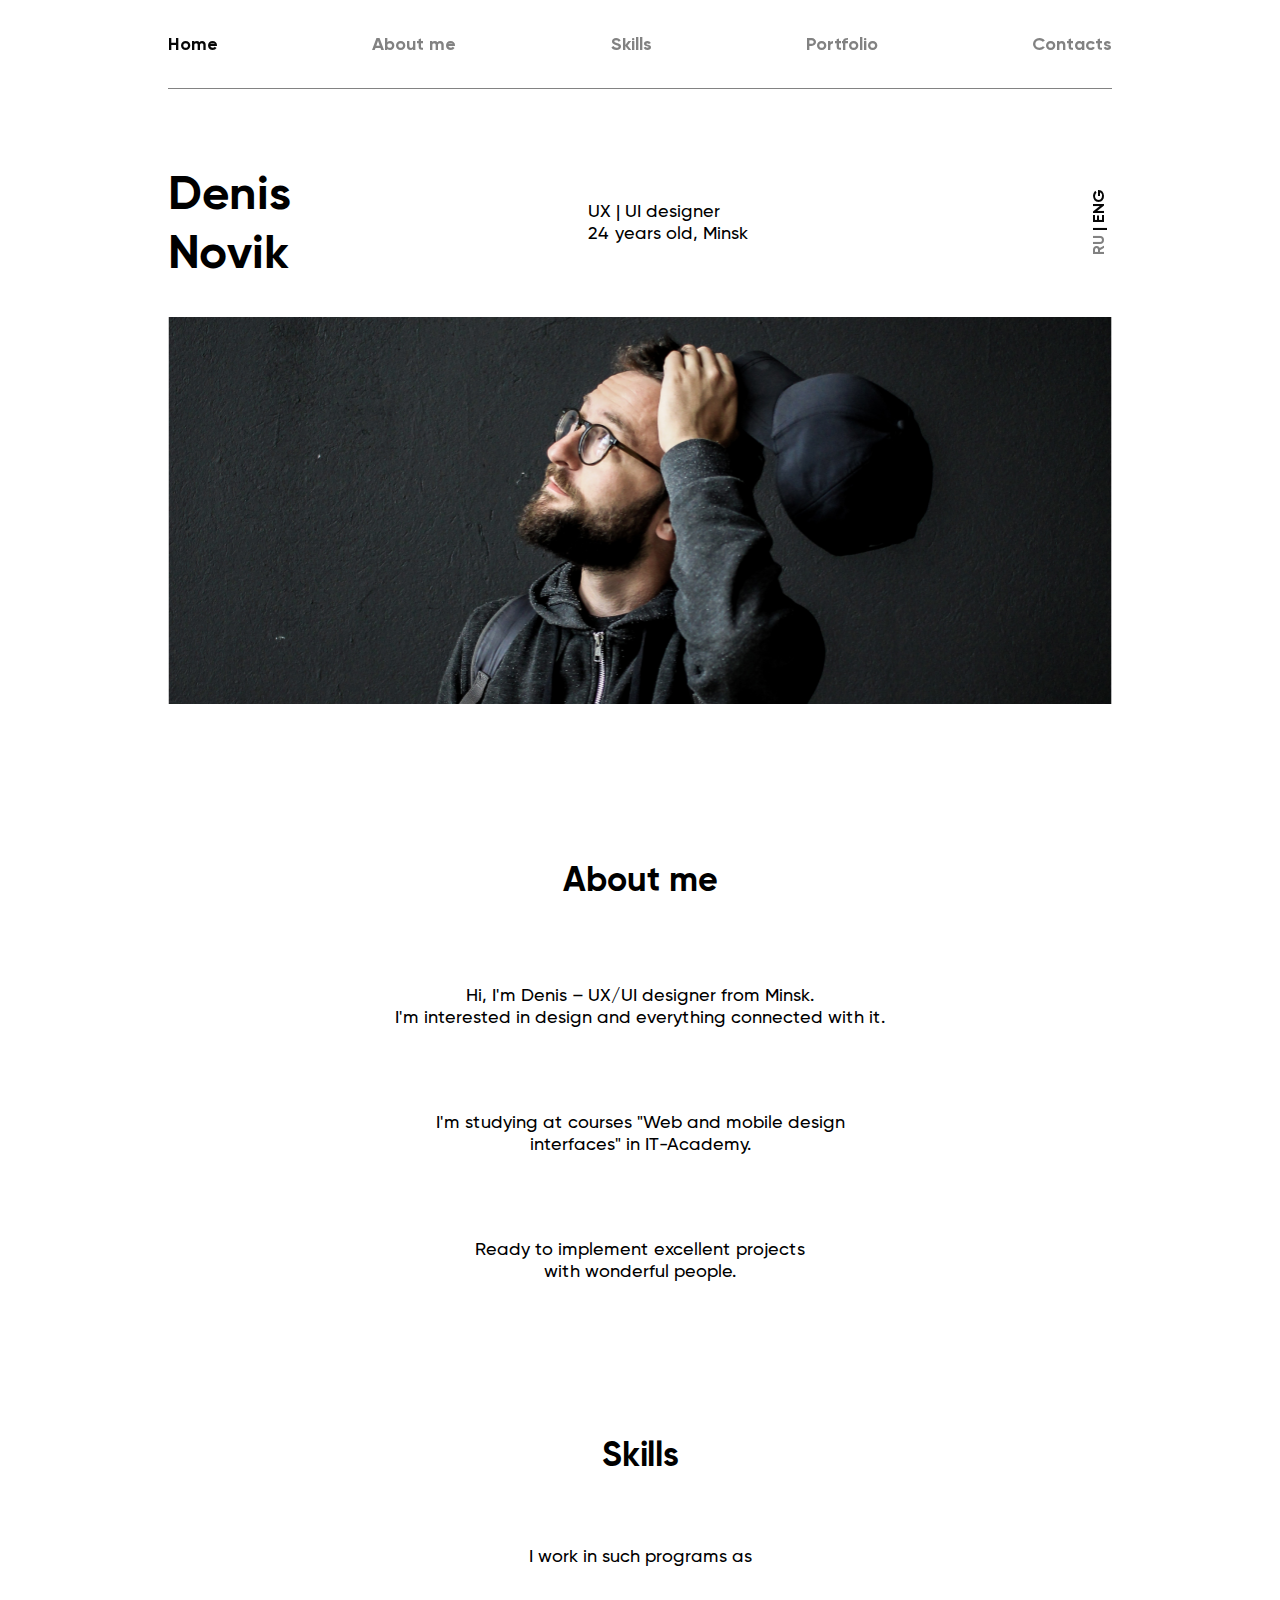
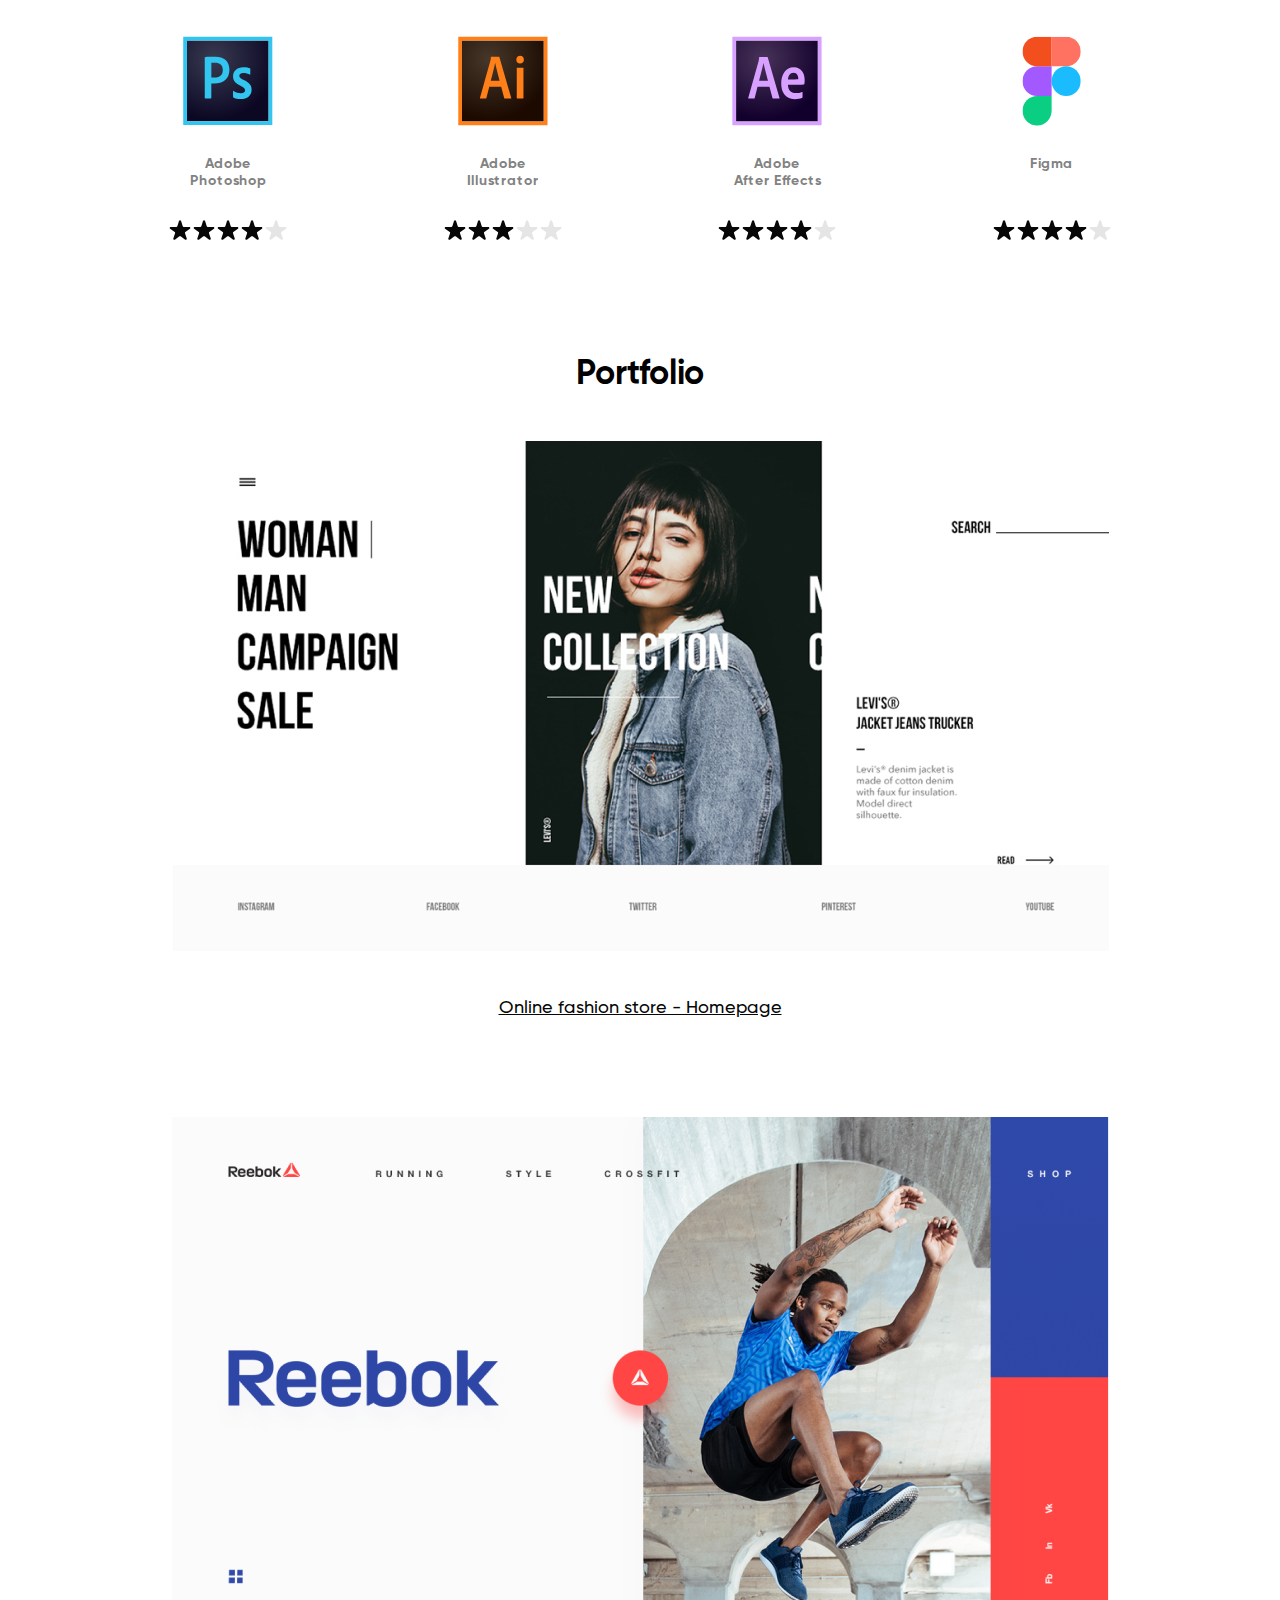
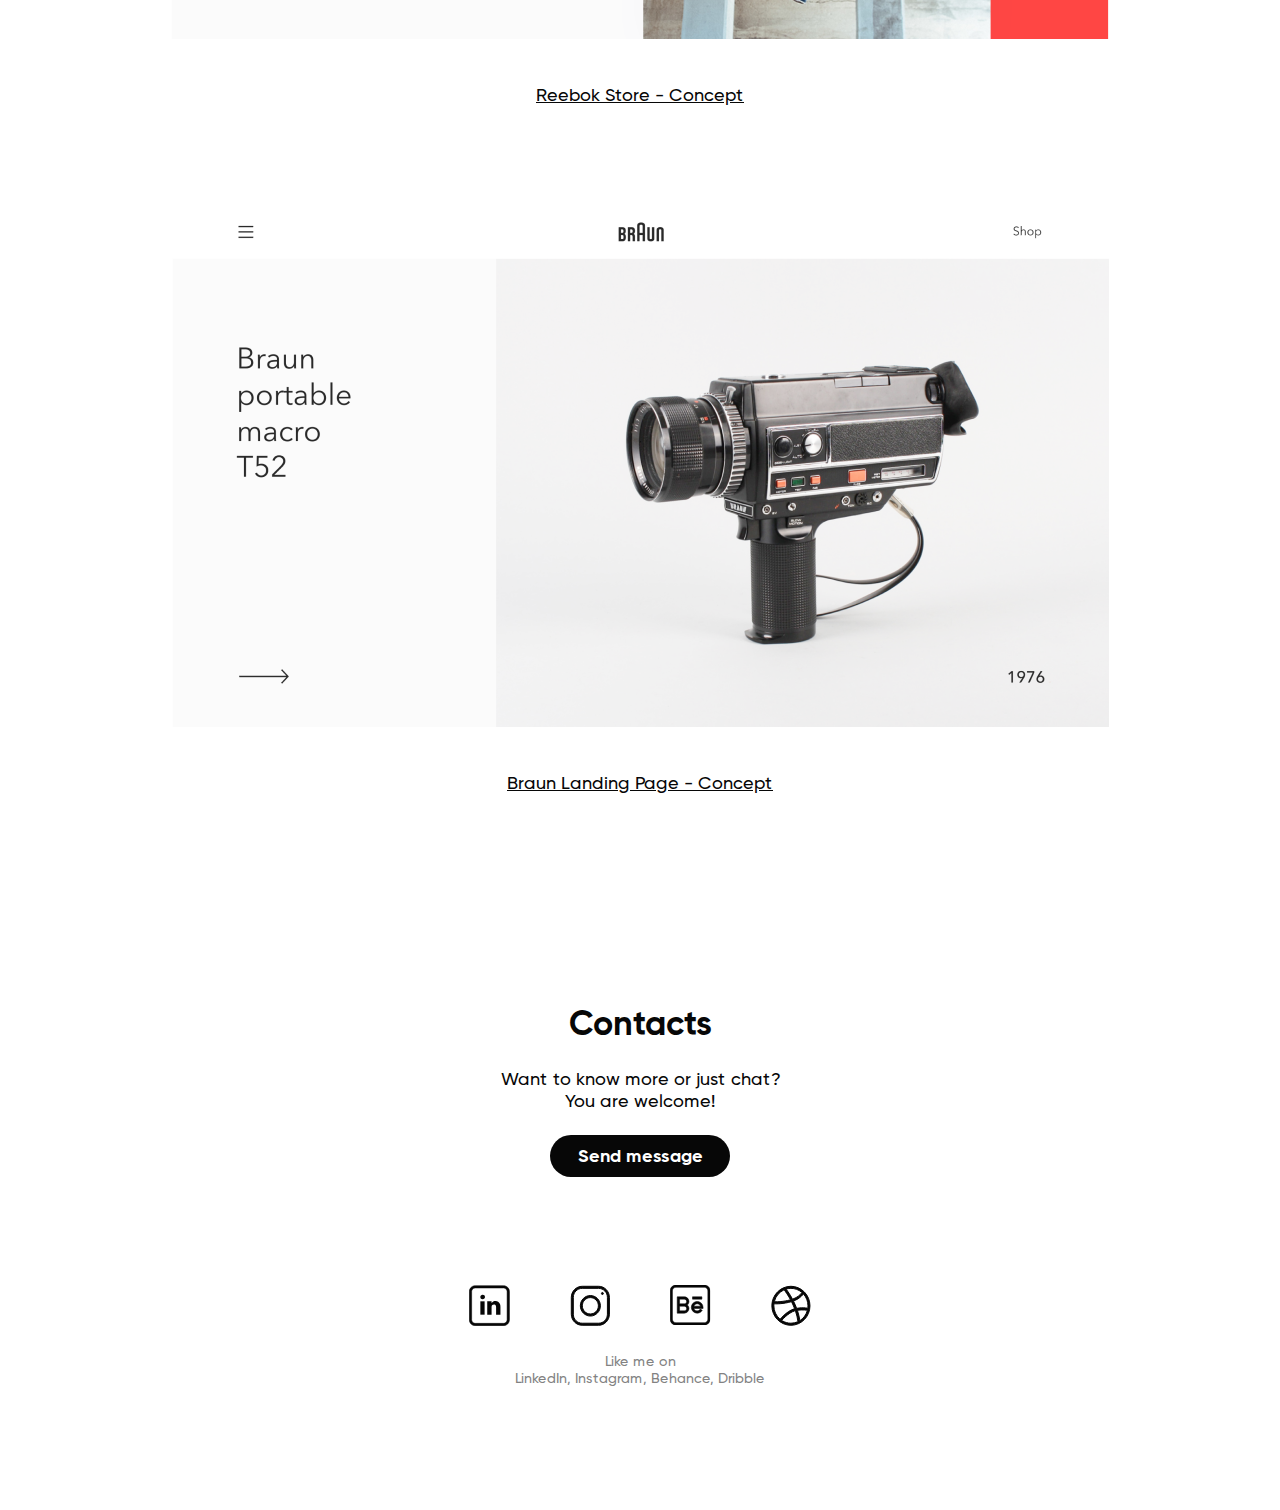
<file: Index.html>
<!DOCTYPE html>
<html lang="en">
  <head>
    <meta charset="UTF-8" />
    <meta http-equiv="X-UA-Compatible" content="IE=edge" />
    <meta name="viewport" content="width=device-width, initial-scale=1.0" />

    <title>PROFSOFT bonus task</title>

    <link rel="stylesheet" href="./styles.css" />
    <link rel="stylesheet" href="./styles-mobile.css" />
    <link rel="stylesheet" href="./assets/fonts/fonts.css" />
    <script src="header-script.js"></script>
  </head>
  <body>
    <div class="wrapper">
      <header class="header">
        <div class="header__container">
          <ul class="header__ul">
            <li class="header__ul-li">
              <a href="#home" class="header__a">Home</a>
            </li>
            <li class="header__ul-li">
              <a href="#about-me" class="header__a">About me</a>
            </li>
            <li class="header__ul-li">
              <a href="#skills" class="header__a">Skills</a>
            </li>
            <li class="header__ul-li">
              <a href="#portfolio" class="header__a">Portfolio</a>
            </li>
            <li class="header__ul-li">
              <a href="#contacts" class="header__a">Contacts</a>
            </li>
          </ul>
        </div>
      </header>
      <article class="home" id="home">
        <div class="home__container">
          <div class="home__info">
            <div class="logo">
              <h2 class="logo__h2">Denis</h2>
              <h2 class="logo__h2">Novik</h2>
            </div>
            <div class="about-short">
              <p class="about-short__p">UX | UI designer</p>
              <p class="about-short__p">24 years old, Minsk</p>
            </div>
            <div class="switcher">
              <form class="switcher__form">
               <input id="ru" class="switcher__button" type="radio" value="ru" name="lang"></input>
               <label for="ru" class="switcher__button-label">RU</label>
               <span class="switcher__delimiter">|</span>
               <input id="eng" class="switcher__button" type="radio" value="eng" name="lang" checked></input>
               <label for="eng" class="switcher__button-label" type="radio">ENG</label>
              </form>
           </div>
          </div>
          <img class="home__img" src="./assets/Imgs/BSPP2266.png" alt="photo" />
          <img class="home__mobile-img" src="./assets/Imgs/BSPP2266-mb.png" alt="photo" />
        </div>
      </article>
      <article class="about-me" id="about-me">
        <div class="about-me__container">
          <h2 class="about-me__header">About me</h2>
          <div class="about-me__p-block">
            <p class="about-me__p">Hi, I'm Denis – UX/UI designer from <br class="about-me__p--mobile-br"/> Minsk. <br class="about-me__p--br"/>
            I'm interested in design and <br class="about-me__p--mobile-br"/> everything connected with it.</p>
          </div>
          <div class="about-me__p-block">
            <p class="about-me__p">I'm studying at courses <br class="about-me__p--mobile-br"/> "Web and mobile design <br class="about-me__p--br"/>
            interfaces" <br class="about-me__p--mobile-br"/> in IT-Academy.</p>
          </div>
          <div class="about-me__p-block">
            <p class="about-me__p">Ready to implement excellent <br class="about-me__p--mobile-br"/> projects <br class="about-me__p--br"/>
            with wonderful people.</p>
          </div>
        </div>
      </article>
      <article class="skills" id="skills">
        <div class="skills__container">
          <h2 class="skills__header">Skills</h2>
          <p class="skills__p">I work in such programs as</p>
          <div class="items-block">
            <div class="items-block__item">
              <img class="items-block__img" src="./assets/svg/PS.svg" alt="program-icon" />
              <div class="items-block__item-name-container">
                <p class="items-block__item-name">Adobe</p>
                <p class="items-block__item-name">Photoshop</p>
              </div>
              <div class="items-block__rating-container">
                <div class="items-block__rating-star items-block__rating-star--active" alt="star"></div>
                <div class="items-block__rating-star items-block__rating-star--active" alt="star"></div>
                <div class="items-block__rating-star items-block__rating-star--active" alt="star"></div>
                <div class="items-block__rating-star items-block__rating-star--active" alt="star"></div>
                <div class="items-block__rating-star" alt="star"></div>
              </div>
            </div>
            <div class="items-block__item">
              <img class="items-block__img" src="./assets/svg/Ai.svg" alt="program-icon" />
              <div class="items-block__item-name-container">
                <p class="items-block__item-name">Adobe</p>
                <p class="items-block__item-name">Illustrator</p>
              </div>
              <div class="items-block__rating-container">
                <div class="items-block__rating-star items-block__rating-star--active" alt="star"></div>
                <div class="items-block__rating-star items-block__rating-star--active" alt="star"></div>
                <div class="items-block__rating-star items-block__rating-star--active" alt="star"></div>
                <div class="items-block__rating-star" alt="star"></div>
                <div class="items-block__rating-star" alt="star"></div>
              </div>
            </div>
            <div class="items-block__item">
              <img class="items-block__img" src="./assets/svg/Ae.svg" alt="program-icon" />
              <div class="items-block__item-name-container">
                <p class="items-block__item-name">Adobe</p>
                <p class="items-block__item-name">After Effects</p>
              </div>
              <div class="items-block__rating-container">
                <div class="items-block__rating-star items-block__rating-star--active" alt="star"></div>
                <div class="items-block__rating-star items-block__rating-star--active" alt="star"></div>
                <div class="items-block__rating-star items-block__rating-star--active" alt="star"></div>
                <div class="items-block__rating-star items-block__rating-star--active" alt="star"></div>
                <div class="items-block__rating-star" alt="star"></div>
              </div>
            </div>
            <div class="items-block__item">
              <img class="items-block__img" src="./assets/svg/Figma.svg" alt="program-icon" />
              <div class="items-block__item-name-container">
                <p class="items-block__item-name">Figma</p>
              </div>
              <div class="items-block__rating-container">
                <div class="items-block__rating-star items-block__rating-star--active" alt="star"></div>
                <div class="items-block__rating-star items-block__rating-star--active" alt="star"></div>
                <div class="items-block__rating-star items-block__rating-star--active" alt="star"></div>
                <div class="items-block__rating-star items-block__rating-star--active" alt="star"></div>
                <div class="items-block__rating-star" alt="star"></div>
              </div>
            </div>
          </div>
        </div>
      </article>
      <article class="portfolio" id="portfolio">
        <div class="portfolio__container">
          <h2 class="portfolio__h2">Portfolio</h2>
          <div class="portfolio__content-block">
            <img class="portfolio__site-img" src="./assets/Imgs/WMCS.png" alt="site-example"/>
            <a class="portfolio__site-a" href="#!">Online fashion store - Homepage</a>
          </div>
          <div class="portfolio__content-block">
            <img class="portfolio__site-img" src="./assets/Imgs/Reebok.png" alt="site-example"/>
            <a class="portfolio__site-a" href="#!">Reebok Store - Concept</a>
          </div>
          <div class="portfolio__content-block">
            <img class="portfolio__site-img" src="./assets/Imgs/Braun.png" alt="site-example"/>
            <a class="portfolio__site-a" href="#!">Braun Landing Page - Concept</a>
          </div>
        </div>
      </article>
      <footer class="contacts" id="contacts">
        <div class="contacts__container">
          <h2 class="contacts__h2">Contacts</h2>
          <div class="contacts__p-wrapper">
            <p class="contacts__p">Want to know more or just chat? </p>
            <p class="contacts__p">You are welcome!</p>
          </div>
          <button class="contacts__button">Send message</button>
          <div class="contacts__social-block">
            <a href="#!"><img src="./assets/svg/LinkedIn.svg" alt="LinkedIn"></img></a>
            <a href="#!"><img src="./assets/svg/Instagram.svg" alt="Instagram"></img></a>
            <a href="#!"><img src="./assets/svg/Behance.svg" alt="Behance"></img></a>
            <a href="#!"><img src="./assets/svg/Dribble.svg" alt="Dribble"></img></a>
          </div>
          <div class="contacts__p-wrapper">
            <p class="contacts__p contacts__p_tiny-theme">Like me on </p>
            <p class="contacts__p contacts__p_tiny-theme">LinkedIn, Instagram, Behance, Dribble</p>
          </div>
        </div>
      </footer>
    </div>
  </body>
</html>
</file>
<file: styles.css>
* {
    margin: 0;
    padding: 0;
}

a {
    text-decoration: none
}

ol, ul {
    list-style: none;
}

button {
    padding: 0;
    border: none;
    font: inherit;
    color: inherit;
    background-color: transparent;
    cursor: pointer;
}

.wrapper {
    position: relative;
    margin: 0 auto;
    max-width: 944px;
}

.header {
    position: fixed;
    max-width: 944px;
    width: 100%;
}

.header__container {
    height: 88px;
    border-bottom: 1px solid #828282;
    transform: matrix(1, 0, 0, 1, 0, 0);
    background-color: rgba(255, 255, 255, 0.795);
}

.header__ul {
    display: flex;
    justify-content: space-between;
    align-items: center;
    height: 100%;
}

.header__a {
    font-family: Gilroy-Bold;
    font-size: 1.125rem;
    line-height: 1.375rem;
    color: #828282;
}

.header__a--active {
    color: #070707;
}

.home {
    padding-top: 128px;
}

.home__info {
    display: flex;
    align-items: center;
    justify-content: space-between;
    height: 188px;
}

.logo__h2 {
    font-family: Gilroy-Bold;
    font-size: 47.3392px;
    line-height: 59px;
}

.about-short__p {
    font-family: Gilroy-Medium;
    font-size: 18px;
    line-height: 22px;
}

.switcher {
    transform: rotate(-90deg) translateY(+100%);
}

.switcher__button-label {
    font-family: Gilroy-Bold;
    font-size: 16px;
    line-height: 20px;
    color: #828282;
}

.switcher__button {
    display: none;
}

.switcher input[type="radio"]:checked+label {
    color: #070707;
}

.switcher__delimiter {
    font-family: Gilroy-Bold;
    font-size: 16px;
    line-height: 20px;
    color: #070707;
}

.home__img {
    width: 100%;
}

.about-me {
    padding-top: 110px;
}

.about-me__container {
    display: flex;
    flex-direction: column;
    justify-content: space-around;
    height: 506px;
}

.about-me__header {
    font-family: Gilroy-Bold;
    font-size: 34px;
    line-height: 42px;
    text-align: center;
}

.about-me__p {
    font-family: Gilroy-Medium;
    font-size: 18px;
    line-height: 22px;
    text-align: center;
}

.skills {
    padding-top: 110px;
}

.skills__container {
    display: flex;
    flex-direction: column;
    align-items: center;
    justify-content: space-between;
    width: 100%;
    height: 408px;
}

.skills__header {
    font-family: Gilroy-Bold;
    font-size: 34px;
    line-height: 42px;
    text-align: center;
}

.skills__p {
    font-family: Gilroy-Medium;
    font-size: 18px;
    line-height: 22px;
    text-align: center;
}

.items-block {
    display: flex;
    justify-content: space-between;
    width: 100%;
}

.items-block__item {
    display: flex;
    flex-direction: column;
    align-items: center;
    justify-content: space-between;
    height: 206px;
}

.items-block__item-name-container {
    display: flex;
    flex-direction: column;
    justify-content: flex-start;
    height: 34px;
}

.items-block__item-name {
    font-family: Gilroy-Bold;
    font-size: 14px;
    line-height: 17px;
    text-align: center;
    color: #828282;
}

.items-block__rating-container {
    display: flex;
}

.items-block__rating-star {
    background-image: url('./assets/svg/non-active-star.svg');
    width: 24px;
    height: 24px;
    background-position: center;
    background-repeat: no-repeat;
}

.items-block__rating-star--active {
    background-image: url('./assets/svg/active-star.svg');
}

.portfolio {
    padding-top: 110px;
}

.portfolio__container {
    display: flex;
    flex-direction: column;
    align-items: center;
}

.portfolio__h2 {
    margin-bottom: 47px;
    font-family: Gilroy-Bold;
    font-size: 34px;
    line-height: 42px;
    text-align: center;
}

.portfolio__content-block {
    display: flex;
    flex-direction: column;
    align-items: center;
}

.portfolio__site-img {
    width: 100%;
    margin-bottom: 45px;
}

.portfolio__site-a {
    margin-bottom: 99px;
    font-family: Gilroy-Medium;
    font-size: 18px;
    line-height: 22px;
    text-align: center;
    text-decoration-line: underline;
    color: #070707;
}

.contacts {
    padding-top: 110px;
    margin-bottom: 123px;
}

.contacts__container {
    display: flex;
    flex-direction: column;
    align-items: center;
    justify-content: space-between;
    height: 384px;
}

.contacts__h2 {
    font-family: Gilroy-Bold;
    font-size: 34px;
    line-height: 42px;
    text-align: center;
    color: #070707;
}

.contacts__p {
    font-family: Gilroy-Medium;
    font-size: 18px;
    line-height: 22px;
    text-align: center;
    color: #070707;
}

.contacts__button {
    width: 180.5px;
    height: 42px;
    font-family: Gilroy-Bold;
    font-size: 18px;
    line-height: 22px;
    text-align: center;
    color: #FFFFFF;
    background-color: #070707;
    border-radius: 50px;
    margin-bottom: 85px;
}

.contacts__social-block {
    display: flex;
    width: 342px;
    justify-content: space-between;
}

.contacts__p_tiny-theme {
    font-family: Gilroy-Medium;
    font-size: 14px;
    line-height: 17px;
    text-align: center;
    color: #828282;
}

@media only screen and (max-width: 480px) {
    .skills__container {
        height: 1240px;
    }
    .items-block {
        height: 1070px;
        flex-direction: column;
    }
    .contacts__social-block {
        width: 80%;
    }
}
</file>
<file: styles-mobile.css>
.home__mobile-img {
    display: none;
}

.about-me__p--mobile-br {
    display: none;
}

@media only screen and (max-width: 375px) {
    .wrapper {
        position: relative;
        max-width: 316px;
        margin-top: 68px;
    }
    .header__container {
        display: none;
    }
    .home__info {
        align-items: flex-start;
        flex-direction: column;
        margin-bottom: 37px;
    }
    .switcher {
        display: none;
    }
    .home__img {
        display: none;
    }
    .home__mobile-img {
        display: initial;
        width: 100%;
    }
    .about-me__p--mobile-br {
        display: initial;
    }
    .about-me__p--br {
        display: none;
    }
    .contacts__button {
        width: 80%;
    }
}
</file>
<file: assets/fonts/fonts.css>
@font-face {
	font-family: 'Gilroy-Bold';
	src: url('./gilroy-bold.eot'); /* IE 9 Compatibility Mode */
	src: url('./gilroy-bold.eot?#iefix') format('embedded-opentype'), /* IE < 9 */
		url('./gilroy-bold.woff2') format('woff2'), /* Super Modern Browsers */
		url('./gilroy-bold.woff') format('woff'), /* Firefox >= 3.6, any other modern browser */
		url('./gilroy-bold.ttf') format('truetype'), /* Safari, Android, iOS */
		url('./gilroy-bold.svg#gilroy-bold') format('svg'); /* Chrome < 4, Legacy iOS */
}
@font-face {
	font-family: 'Gilroy-Medium';
	src: url('./gilroy-medium.eot'); /* IE 9 Compatibility Mode */
	src: url('./gilroy-medium.eot?#iefix') format('embedded-opentype'), /* IE < 9 */
		url('./gilroy-medium.woff2') format('woff2'), /* Super Modern Browsers */
		url('./gilroy-medium.woff') format('woff'), /* Firefox >= 3.6, any other modern browser */
		url('./gilroy-medium.ttf') format('truetype'), /* Safari, Android, iOS */
		url('./gilroy-medium.svg#gilroy-medium') format('svg'); /* Chrome < 4, Legacy iOS */
}
</file>
